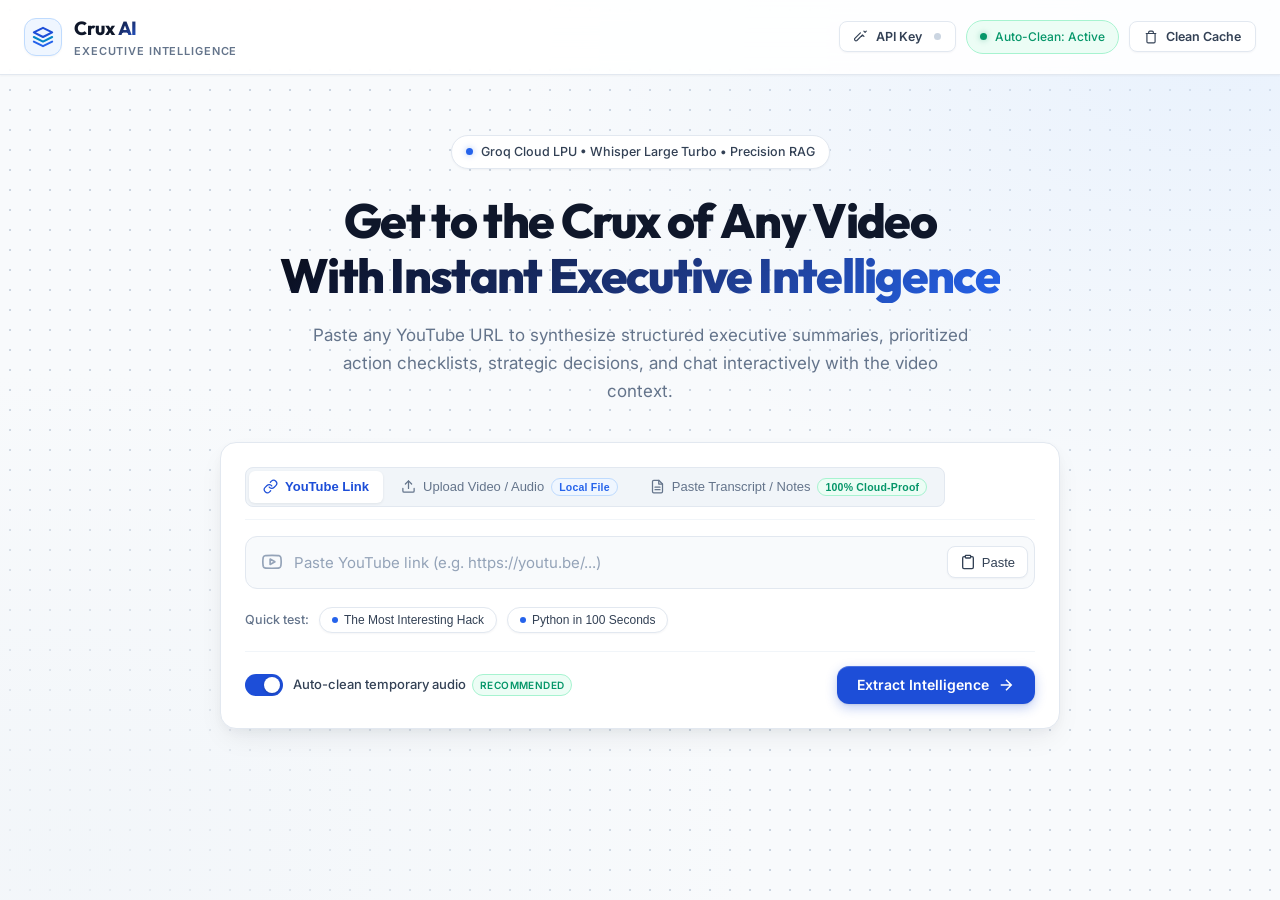
<file: index.html>
<!DOCTYPE html>
<html lang="en">
<head>
    <meta charset="UTF-8">
    <meta name="viewport" content="width=device-width, initial-scale=1.0">
    <title>Crux AI — Executive Video Intelligence & Interactive RAG Chat</title>
    <meta name="description" content="Crux AI transforms any YouTube video into structured executive summaries, actionable task checklists, key decisions, and interactive RAG chat.">
    <!-- Google Fonts -->
    <link rel="preconnect" href="https://fonts.googleapis.com">
    <link rel="preconnect" href="https://fonts.gstatic.com" crossorigin>
    <link href="https://fonts.googleapis.com/css2?family=Inter:wght@300;400;500;600;700&family=JetBrains+Mono:wght@400;500;600&family=Outfit:wght@500;600;700;800&display=swap" rel="stylesheet">
    <link rel="stylesheet" href="/static/css/style.css">
</head>
<body>
    <!-- Modern Atmospheric Canvas Mesh -->
    <div class="canvas-mesh"></div>

    <!-- Navigation Bar -->
    <header class="navbar">
        <div class="nav-container">
            <div class="brand">
                <div class="brand-icon">
                    <svg width="22" height="22" viewBox="0 0 24 24" fill="none" xmlns="http://www.w3.org/2000/svg">
                        <path d="M12 2L2 7L12 12L22 7L12 2Z" stroke="#1d4ed8" stroke-width="2.2" stroke-linecap="round" stroke-linejoin="round"/>
                        <path d="M2 17L12 22L22 17" stroke="#2563eb" stroke-width="2.2" stroke-linecap="round" stroke-linejoin="round"/>
                        <path d="M2 12L12 17L22 12" stroke="#0284c7" stroke-width="2.2" stroke-linecap="round" stroke-linejoin="round"/>
                    </svg>
                </div>
                <div class="brand-text">
                    <span class="brand-title">Crux <span class="gradient-text">AI</span></span>
                    <span class="brand-subtitle">Executive Intelligence</span>
                </div>
            </div>

            <div class="nav-actions">
                <button class="btn btn-secondary btn-sm" id="apiKeyModalBtn" title="Configure your Groq Cloud API Key">
                    <svg width="14" height="14" viewBox="0 0 24 24" fill="none" stroke="currentColor" stroke-width="2" stroke-linecap="round" stroke-linejoin="round">
                        <path d="M21 2l-2 2m-2-2l2 2m-4.5 4.5l-9.5 9.5a2.5 2.5 0 01-3.5-3.5l9.5-9.5m6 6l-2-2m-2 2l2-2"/>
                    </svg>
                    <span id="apiKeyStatusText">API Key</span>
                    <span class="status-indicator-dot" id="apiKeyIndicatorDot"></span>
                </button>
                <div class="badge badge-pulse" id="storageBadge" title="Automated disk cleaning keeps your server lightweight and prevents deployment crashes">
                    <span class="pulse-dot"></span>
                    <span id="storageStatusText">Auto-Clean: Active</span>
                </div>
                <button class="btn btn-secondary btn-sm" id="purgeBtn" title="Manually purge all temporary audio files from server">
                    <svg width="14" height="14" viewBox="0 0 24 24" fill="none" stroke="currentColor" stroke-width="2"><path d="M3 6h18m-2 0v14a2 2 0 01-2 2H7a2 2 0 01-2-2V6m3 0V4a2 2 0 012-2h4a2 2 0 012 2v2"/></svg>
                    Clean Cache
                </button>
            </div>
        </div>
    </header>

    <main class="main-content">
        <!-- Hero Input Section -->
        <section class="hero-section" id="heroSection">
            <div class="hero-badge">
                <span class="badge-status-dot"></span> Groq Cloud LPU &bull; Whisper Large Turbo &bull; Precision RAG
            </div>
            <h1 class="hero-title">
                Get to the Crux of Any Video <br>
                <span class="gradient-text">With Instant Executive Intelligence</span>
            </h1>
            <p class="hero-desc">
                Paste any YouTube URL to synthesize structured executive summaries, prioritized action checklists, strategic decisions, and chat interactively with the video context.
            </p>

            <!-- URL / Transcript / Upload Input Card -->
            <div class="glass-card input-card">
                <!-- Mode Switcher -->
                <div class="input-card-header">
                    <div class="input-mode-tabs" role="tablist">
                        <button type="button" class="input-mode-tab active" id="tabModeUrl" role="tab" aria-selected="true">
                            <svg width="15" height="15" viewBox="0 0 24 24" fill="none" stroke="currentColor" stroke-width="2" stroke-linecap="round" stroke-linejoin="round">
                                <path d="M10 13a5 5 0 0 0 7.54.54l3-3a5 5 0 0 0-7.07-7.07l-1.72 1.71"/>
                                <path d="M14 11a5 5 0 0 0-7.54-.54l-3 3a5 5 0 0 0 7.07 7.07l1.71-1.71"/>
                            </svg>
                            <span>YouTube Link</span>
                        </button>
                        <button type="button" class="input-mode-tab" id="tabModeUpload" role="tab" aria-selected="false">
                            <svg width="15" height="15" viewBox="0 0 24 24" fill="none" stroke="currentColor" stroke-width="2" stroke-linecap="round" stroke-linejoin="round">
                                <path d="M21 15v4a2 2 0 0 1-2 2H5a2 2 0 0 1-2-2v-4"/>
                                <polyline points="17 8 12 3 7 8"/>
                                <line x1="12" y1="3" x2="12" y2="15"/>
                            </svg>
                            <span>Upload Video / Audio</span>
                            <span class="badge-proof badge-upload">Local File</span>
                        </button>
                        <button type="button" class="input-mode-tab" id="tabModeTranscript" role="tab" aria-selected="false">
                            <svg width="15" height="15" viewBox="0 0 24 24" fill="none" stroke="currentColor" stroke-width="2" stroke-linecap="round" stroke-linejoin="round">
                                <path d="M14 2H6a2 2 0 0 0-2 2v16a2 2 0 0 0 2 2h12a2 2 0 0 0 2-2V8z"/>
                                <polyline points="14 2 14 8 20 8"/>
                                <line x1="16" y1="13" x2="8" y2="13"/>
                                <line x1="16" y1="17" x2="8" y2="17"/>
                            </svg>
                            <span>Paste Transcript / Notes</span>
                            <span class="badge-proof">100% Cloud-Proof</span>
                        </button>
                    </div>
                </div>

                <!-- Cloud Block Recovery Alert -->
                <div class="cloud-block-alert hidden" id="cloudBlockAlert">
                    <div class="alert-icon-box">
                        <svg width="20" height="20" viewBox="0 0 24 24" fill="none" stroke="#d97706" stroke-width="2"><path d="M10.29 3.86L1.82 18a2 2 0 0 0 1.71 3h16.94a2 2 0 0 0 1.71-3L13.71 3.86a2 2 0 0 0-3.42 0z"/><line x1="12" y1="9" x2="12" y2="13"/><line x1="12" y1="17" x2="12.01" y2="17"/></svg>
                    </div>
                    <div class="alert-content">
                        <div class="alert-title">YouTube Cloud IP Restriction Detected</div>
                        <div class="alert-desc">
                            YouTube is restricting automated cloud scraping for this video on the server. You can analyze it immediately:
                        </div>
                        <div class="alert-steps">
                            <span>1. Open the video on YouTube</span>
                            <span>2. Click <strong>&quot;... More&quot; &rarr; &quot;Show transcript&quot;</strong></span>
                            <span>3. Copy and paste it here, or upload your downloaded file directly</span>
                        </div>
                        <div class="alert-actions">
                            <button type="button" class="btn btn-secondary btn-sm" id="btnSwitchToTranscript">
                                Switch to Paste Transcript &rarr;
                            </button>
                            <button type="button" class="btn btn-secondary btn-sm" id="btnSwitchToUpload">
                                Upload Local File &rarr;
                            </button>
                        </div>
                    </div>
                </div>

                <form id="processForm" class="input-form">
                    <!-- Mode 1: YouTube URL View -->
                    <div class="mode-view" id="modeUrlView">
                        <div class="input-wrapper">
                            <div class="input-icon">
                                <svg width="20" height="20" viewBox="0 0 24 24" fill="none" stroke="currentColor" stroke-width="2" stroke-linecap="round" stroke-linejoin="round">
                                    <path d="M22.54 6.42a2.78 2.78 0 0 0-1.94-2C18.88 4 12 4 12 4s-6.88 0-8.6.46a2.78 2.78 0 0 0-1.94 2A29 29 0 0 0 1 11.75a29 29 0 0 0 .46 5.33A2.78 2.78 0 0 0 3.4 19c1.72.46 8.6.46 8.6.46s6.88 0 8.6-.46a2.78 2.78 0 0 0 1.94-2 29 29 0 0 0 .46-5.25 29 29 0 0 0-.46-5.33z"/>
                                    <polygon points="9.75 15.02 15.5 11.75 9.75 8.48 9.75 15.02"/>
                                </svg>
                            </div>
                            <input 
                                type="url" 
                                id="videoUrl" 
                                placeholder="Paste YouTube link (e.g. https://youtu.be/...)" 
                                autocomplete="off"
                                spellcheck="false"
                            >
                            <button type="button" class="btn-paste" id="pasteBtn" title="Paste from clipboard">
                                <svg width="16" height="16" viewBox="0 0 24 24" fill="none" stroke="currentColor" stroke-width="2"><path d="M16 4h2a2 2 0 0 1 2 2v14a2 2 0 0 1-2 2H6a2 2 0 0 1-2-2V6a2 2 0 0 1 2-2h2"/><rect x="8" y="2" width="8" height="4" rx="1" ry="1"/></svg>
                                <span>Paste</span>
                            </button>
                        </div>

                        <!-- Quick Samples -->
                        <div class="samples-row">
                            <span class="samples-label">Quick test:</span>
                            <button type="button" class="sample-chip" data-url="https://youtu.be/KOpTWx1Eou4?si=NI-F8lBlC5kE_haK">
                                <span class="chip-dot"></span> The Most Interesting Hack
                            </button>
                            <button type="button" class="sample-chip" data-url="https://www.youtube.com/watch?v=kqtD5dpn9C8">
                                <span class="chip-dot"></span> Python in 100 Seconds
                            </button>
                        </div>
                    </div>

                    <!-- Mode 2: Upload Local Video / Audio View -->
                    <div class="mode-view hidden" id="modeUploadView">
                        <div class="input-wrapper title-input-wrapper">
                            <input 
                                type="text" 
                                id="uploadCustomTitle" 
                                placeholder="Custom Video Title or Meeting Topic (optional)" 
                                autocomplete="off"
                                spellcheck="false"
                            >
                        </div>
                        <div class="dropzone-box" id="dropzoneBox" tabindex="0" role="button" aria-label="Upload video or audio file">
                            <input 
                                type="file" 
                                id="localFileInput" 
                                accept=".mp4,.mkv,.mov,.webm,.avi,.wmv,.m4v,.mp3,.wav,.m4a,.ogg,.flac,.aac,video/*,audio/*"
                                class="hidden-file-input"
                            >
                            
                            <!-- Empty State -->
                            <div class="dropzone-empty-state" id="dropzoneEmptyState">
                                <div class="upload-icon-circle">
                                    <svg width="26" height="26" viewBox="0 0 24 24" fill="none" stroke="currentColor" stroke-width="2" stroke-linecap="round" stroke-linejoin="round">
                                        <path d="M21 15v4a2 2 0 0 1-2 2H5a2 2 0 0 1-2-2v-4"/>
                                        <polyline points="17 8 12 3 7 8"/>
                                        <line x1="12" y1="3" x2="12" y2="15"/>
                                    </svg>
                                </div>
                                <div class="dropzone-title">
                                    <strong>Drop your video or audio here</strong>, or <span class="browse-link">browse files</span>
                                </div>
                                <div class="dropzone-sub">
                                    Fast local upload • Zero YouTube rate-limits • Whisper LPU pipeline
                                </div>
                                <div class="format-chips">
                                    <span class="format-chip">MP4</span>
                                    <span class="format-chip">MOV</span>
                                    <span class="format-chip">MKV</span>
                                    <span class="format-chip">WebM</span>
                                    <span class="format-chip">MP3</span>
                                    <span class="format-chip">WAV</span>
                                    <span class="format-chip">M4A</span>
                                </div>
                            </div>

                            <!-- Selected File State -->
                            <div class="selected-file-card hidden" id="selectedFileCard">
                                <div class="file-icon-box" id="selectedFileIconBox">
                                    <svg width="22" height="22" viewBox="0 0 24 24" fill="none" stroke="currentColor" stroke-width="2" stroke-linecap="round" stroke-linejoin="round">
                                        <polygon points="23 7 16 12 23 17 23 7"/>
                                        <rect x="1" y="5" width="15" height="14" rx="2" ry="2"/>
                                    </svg>
                                </div>
                                <div class="file-info-col">
                                    <div class="file-name" id="selectedFileName">video.mp4</div>
                                    <div class="file-meta">
                                        <span id="selectedFileSize">0 MB</span>
                                        <span class="meta-dot">•</span>
                                        <span class="file-ready-tag">Ready to Process</span>
                                    </div>
                                </div>
                                <button type="button" class="btn-remove-file" id="removeSelectedFileBtn" title="Remove file">
                                    <svg width="15" height="15" viewBox="0 0 24 24" fill="none" stroke="currentColor" stroke-width="2" stroke-linecap="round" stroke-linejoin="round">
                                        <line x1="18" y1="6" x2="6" y2="18"/>
                                        <line x1="6" y1="6" x2="18" y2="18"/>
                                    </svg>
                                </button>
                            </div>
                        </div>
                    </div>

                    <!-- Mode 3: Direct Transcript / Notes View -->
                    <div class="mode-view hidden" id="modeTranscriptView">
                        <div class="input-wrapper title-input-wrapper">
                            <input 
                                type="text" 
                                id="transcriptTitle" 
                                placeholder="Topic, Video Title, or Meeting Subject (optional)" 
                                autocomplete="off"
                                spellcheck="false"
                            >
                        </div>
                        <div class="transcript-box-wrapper">
                            <div class="transcript-toolbar">
                                <span class="toolbar-hint">
                                    <svg width="14" height="14" viewBox="0 0 24 24" fill="none" stroke="currentColor" stroke-width="2"><circle cx="12" cy="12" r="10"/><line x1="12" y1="16" x2="12" y2="12"/><line x1="12" y1="8" x2="12.01" y2="8"/></svg>
                                    Tip: On YouTube, click <strong>&quot;... More&quot; &rarr; &quot;Show transcript&quot;</strong>, copy and paste here
                                </span>
                                <button type="button" class="btn-paste-sm" id="pasteTranscriptBtn" title="Paste text from clipboard">
                                    <svg width="13" height="13" viewBox="0 0 24 24" fill="none" stroke="currentColor" stroke-width="2"><path d="M16 4h2a2 2 0 0 1 2 2v14a2 2 0 0 1-2 2H6a2 2 0 0 1-2-2V6a2 2 0 0 1 2-2h2"/><rect x="8" y="2" width="8" height="4" rx="1" ry="1"/></svg>
                                    <span>Paste Text</span>
                                </button>
                            </div>
                            <textarea 
                                id="directTranscriptInput" 
                                class="transcript-textarea" 
                                placeholder="Paste YouTube transcript, Zoom notes, podcast transcription, or meeting minutes here..." 
                                rows="6"
                                spellcheck="false"
                            ></textarea>
                            <div class="transcript-footer">
                                <span class="char-count" id="charCount">0 characters</span>
                            </div>
                        </div>
                    </div>

                    <div class="form-footer">
                        <div class="toggle-group" id="autoCleanupGroup" title="Deletes temporary audio chunks right after transcription to prevent disk full issues on cloud deployments">
                            <label class="switch">
                                <input type="checkbox" id="autoCleanup" checked>
                                <span class="slider round"></span>
                            </label>
                            <span class="toggle-label">
                                Auto-clean temporary audio 
                                <span class="info-pill" title="Recommended for cloud deployment. Saves hundreds of MB per video by freeing disk space immediately after Whisper transcribes.">Recommended</span>
                            </span>
                        </div>

                        <button type="submit" class="btn btn-primary" id="submitBtn">
                            <span class="btn-text" id="submitBtnText">Extract Intelligence</span>
                            <svg width="18" height="18" viewBox="0 0 24 24" fill="none" stroke="currentColor" stroke-width="2"><path d="M5 12h14M12 5l7 7-7 7"/></svg>
                        </button>
                    </div>
                </form>
            </div>
        </section>

        <!-- Live Processing Stepper View -->
        <section class="progress-section hidden" id="progressSection">
            <div class="glass-card progress-card">
                <div class="progress-header">
                    <div class="spinner-ring"></div>
                    <div>
                        <h2 class="progress-title" id="progressStepTitle">Processing Audio Pipeline...</h2>
                        <p class="progress-desc" id="progressStepDesc">Downloading YouTube audio and solving challenge tokens</p>
                    </div>
                </div>

                <div class="stepper">
                    <div class="step active" id="step1">
                        <div class="step-num">1</div>
                        <div class="step-info">
                            <span class="step-name">Download</span>
                            <span class="step-status">In Progress</span>
                        </div>
                    </div>
                    <div class="step-line" id="line1"></div>
                    <div class="step" id="step2">
                        <div class="step-num">2</div>
                        <div class="step-info">
                            <span class="step-name">Chunking</span>
                            <span class="step-status">Waiting</span>
                        </div>
                    </div>
                    <div class="step-line" id="line2"></div>
                    <div class="step" id="step3">
                        <div class="step-num">3</div>
                        <div class="step-info">
                            <span class="step-name">Whisper STT</span>
                            <span class="step-status">Waiting</span>
                        </div>
                    </div>
                    <div class="step-line" id="line3"></div>
                    <div class="step" id="step4">
                        <div class="step-num">4</div>
                        <div class="step-info">
                            <span class="step-name">AI Synthesis</span>
                            <span class="step-status">Waiting</span>
                        </div>
                    </div>
                    <div class="step-line" id="line4"></div>
                    <div class="step" id="step5">
                        <div class="step-num">5</div>
                        <div class="step-info">
                            <span class="step-name">RAG Knowledge</span>
                            <span class="step-status">Waiting</span>
                        </div>
                    </div>
                </div>
                <div class="progress-footer-note">
                    <span>⚡ Hardware-accelerated with Groq Whisper LPU &amp; unified single-pass synthesis. Processing finishes in 5–8 seconds.</span>
                </div>
            </div>
        </section>

        <!-- Executive Dashboard (Results View) -->
        <section class="dashboard-section hidden" id="dashboardSection">
            <!-- Header Bar -->
            <div class="glass-card video-meta-card">
                <div class="meta-main">
                    <div class="meta-tag">AI ANALYSIS READY</div>
                    <h2 class="video-title" id="displayTitle">Video Title</h2>
                    <div class="meta-stats">
                        <span class="stat-item"><svg width="14" height="14" viewBox="0 0 24 24" fill="none" stroke="currentColor" stroke-width="2"><path d="M12 2v20M17 5H9.5a3.5 3.5 0 0 0 0 7h5a3.5 3.5 0 0 1 0 7H6"/></svg> <span id="statWords">0</span> words</span>
                        <span class="stat-dot">•</span>
                        <span class="stat-item"><svg width="14" height="14" viewBox="0 0 24 24" fill="none" stroke="currentColor" stroke-width="2"><circle cx="12" cy="12" r="10"/><polyline points="12 6 12 12 16 14"/></svg> Processed in <span id="statTime">0</span>s</span>
                        <span class="stat-dot">•</span>
                        <span class="stat-item"><svg width="14" height="14" viewBox="0 0 24 24" fill="none" stroke="currentColor" stroke-width="2"><rect x="3" y="3" width="18" height="18" rx="2"/><path d="M3 9h18M9 21V9"/></svg> <span id="statChunks">0</span> audio segments</span>
                        <span class="stat-dot">•</span>
                        <span class="stat-item disk-cleaned" id="diskCleanedStat"><svg width="14" height="14" viewBox="0 0 24 24" fill="none" stroke="currentColor" stroke-width="2"><path d="M20 6L9 17l-5-5"/></svg> Audio Auto-Cleaned</span>
                    </div>
                </div>
                <div class="meta-actions">
                    <button class="btn btn-secondary btn-sm" id="copyAllBtn">
                        <svg width="14" height="14" viewBox="0 0 24 24" fill="none" stroke="currentColor" stroke-width="2"><rect x="9" y="9" width="13" height="13" rx="2" ry="2"/><path d="M5 15H4a2 2 0 0 1-2-2V4a2 2 0 0 1 2-2h9a2 2 0 0 1 2 2v1"/></svg>
                        Copy Report
                    </button>
                    <button class="btn btn-primary btn-sm" id="newVideoBtn">
                        <svg width="14" height="14" viewBox="0 0 24 24" fill="none" stroke="currentColor" stroke-width="2"><path d="M12 5v14M5 12h14"/></svg>
                        New Video
                    </button>
                </div>
            </div>

            <!-- Two Column Layout: Tabs & RAG Chat -->
            <div class="workspace-grid">
                <!-- Left: Intel Tabs -->
                <div class="intel-column">
                    <!-- Tab Navigation -->
                    <div class="tab-nav">
                        <button class="tab-btn active" data-tab="tabSummary">
                            <span class="tab-icon">📝</span>
                            <span>Summary</span>
                        </button>
                        <button class="tab-btn" data-tab="tabAction">
                            <span class="tab-icon">⚡</span>
                            <span>Action Items</span>
                            <span class="tab-pill" id="actionPill">0</span>
                        </button>
                        <button class="tab-btn" data-tab="tabDecisions">
                            <span class="tab-icon">⚖️</span>
                            <span>Decisions</span>
                        </button>
                        <button class="tab-btn" data-tab="tabQuestions">
                            <span class="tab-icon">❓</span>
                            <span>Questions</span>
                        </button>
                        <button class="tab-btn" data-tab="tabTranscript">
                            <span class="tab-icon">📜</span>
                            <span>Transcript</span>
                        </button>
                    </div>

                    <!-- Tab Content Panels -->
                    <div class="glass-card tab-content-card">
                        <!-- Summary Panel -->
                        <div class="tab-panel active" id="tabSummary">
                            <div class="panel-header">
                                <h3 class="panel-title">Executive Summary</h3>
                                <button class="btn-icon" data-copy="summaryContent" title="Copy summary">
                                    <svg width="14" height="14" viewBox="0 0 24 24" fill="none" stroke="currentColor" stroke-width="2"><rect x="9" y="9" width="13" height="13" rx="2" ry="2"/><path d="M5 15H4a2 2 0 0 1-2-2V4a2 2 0 0 1 2-2h9a2 2 0 0 1 2 2v1"/></svg>
                                </button>
                            </div>
                            <div class="markdown-body" id="summaryContent"></div>
                        </div>

                        <!-- Action Items Panel -->
                        <div class="tab-panel" id="tabAction">
                            <div class="panel-header">
                                <div>
                                    <h3 class="panel-title">Actionable Items &amp; Tasks</h3>
                                    <p class="panel-sub">Tasks, deadlines, and responsibilities extracted from the discussion</p>
                                </div>
                                <button class="btn-icon" data-copy="actionContent" title="Copy actions">
                                    <svg width="14" height="14" viewBox="0 0 24 24" fill="none" stroke="currentColor" stroke-width="2"><rect x="9" y="9" width="13" height="13" rx="2" ry="2"/><path d="M5 15H4a2 2 0 0 1-2-2V4a2 2 0 0 1 2-2h9a2 2 0 0 1 2 2v1"/></svg>
                                </button>
                            </div>
                            <div class="markdown-body" id="actionContent"></div>
                        </div>

                        <!-- Decisions Panel -->
                        <div class="tab-panel" id="tabDecisions">
                            <div class="panel-header">
                                <div>
                                    <h3 class="panel-title">Decisions &amp; Strategic Rationale</h3>
                                    <p class="panel-sub">Critical choices made in the content along with their reasoning</p>
                                </div>
                                <button class="btn-icon" data-copy="decisionsContent" title="Copy decisions">
                                    <svg width="14" height="14" viewBox="0 0 24 24" fill="none" stroke="currentColor" stroke-width="2"><rect x="9" y="9" width="13" height="13" rx="2" ry="2"/><path d="M5 15H4a2 2 0 0 1-2-2V4a2 2 0 0 1 2-2h9a2 2 0 0 1 2 2v1"/></svg>
                                </button>
                            </div>
                            <div class="markdown-body" id="decisionsContent"></div>
                        </div>

                        <!-- Questions Panel -->
                        <div class="tab-panel" id="tabQuestions">
                            <div class="panel-header">
                                <div>
                                    <h3 class="panel-title">Key Questions &amp; Takeaways</h3>
                                    <p class="panel-sub">Important questions addressed during the video</p>
                                </div>
                                <button class="btn-icon" data-copy="questionsContent" title="Copy questions">
                                    <svg width="14" height="14" viewBox="0 0 24 24" fill="none" stroke="currentColor" stroke-width="2"><rect x="9" y="9" width="13" height="13" rx="2" ry="2"/><path d="M5 15H4a2 2 0 0 1-2-2V4a2 2 0 0 1 2-2h9a2 2 0 0 1 2 2v1"/></svg>
                                </button>
                            </div>
                            <div class="markdown-body" id="questionsContent"></div>
                        </div>

                        <!-- Transcript Panel -->
                        <div class="tab-panel" id="tabTranscript">
                            <div class="panel-header">
                                <h3 class="panel-title">Full Speech-to-Text Transcript</h3>
                                <button class="btn-icon" data-copy="transcriptContent" title="Copy transcript">
                                    <svg width="14" height="14" viewBox="0 0 24 24" fill="none" stroke="currentColor" stroke-width="2"><rect x="9" y="9" width="13" height="13" rx="2" ry="2"/><path d="M5 15H4a2 2 0 0 1-2-2V4a2 2 0 0 1 2-2h9a2 2 0 0 1 2 2v1"/></svg>
                                </button>
                            </div>
                            <div class="transcript-box" id="transcriptContent"></div>
                        </div>
                    </div>
                </div>

                <!-- Right: Interactive RAG Chat -->
                <div class="chat-column">
                    <div class="glass-card chat-card">
                        <div class="chat-header">
                            <div class="chat-header-info">
                                <div class="chat-avatar">
                                    <svg width="18" height="18" viewBox="0 0 24 24" fill="none" stroke="currentColor" stroke-width="2"><circle cx="12" cy="12" r="10"/><path d="M9.09 9a3 3 0 0 1 5.83 1c0 2-3 3-3 3"/><line x1="12" y1="17" x2="12.01" y2="17"/></svg>
                                </div>
                                <div>
                                    <h3 class="chat-title">Ask Crux AI</h3>
                                    <p class="chat-subtitle">Grounded in the video context via RAG</p>
                                </div>
                            </div>
                            <button class="btn-clear-chat" id="clearChatBtn" title="Clear chat history">Clear</button>
                        </div>

                        <!-- Chat Messages Container -->
                        <div class="chat-messages" id="chatMessages">
                            <div class="chat-msg ai-msg">
                                <div class="msg-avatar">AI</div>
                                <div class="msg-bubble">
                                    <p>Hello! I am Crux AI. I have analyzed the entire video transcript and indexed it in high-precision semantic vector space. Ask me anything about the video:</p>
                                    <div class="quick-prompts">
                                        <button class="prompt-chip" data-prompt="What are the key takeaways from this video?">Key Takeaways</button>
                                        <button class="prompt-chip" data-prompt="What were the main decisions made and why?">Decisions &amp; Rationale</button>
                                        <button class="prompt-chip" data-prompt="List all actionable tasks and deadlines">Action Items</button>
                                        <button class="prompt-chip" data-prompt="How do I get started with the tools discussed?">How to Get Started</button>
                                    </div>
                                </div>
                            </div>
                        </div>

                        <!-- Chat Input Box -->
                        <form id="chatForm" class="chat-input-bar">
                            <input 
                                type="text" 
                                id="chatInput" 
                                placeholder="Ask a question about the video..." 
                                autocomplete="off"
                            >
                            <button type="submit" class="btn-chat-send" id="chatSendBtn" title="Send question">
                                <svg width="18" height="18" viewBox="0 0 24 24" fill="none" stroke="currentColor" stroke-width="2" stroke-linecap="round" stroke-linejoin="round">
                                    <line x1="22" y1="2" x2="11" y2="13"/>
                                    <polygon points="22 2 15 22 11 13 2 9 22 2"/>
                                </svg>
                            </button>
                        </form>
                    </div>
                </div>
            </div>
        </section>
    </main>

    <!-- API Key Settings Modal -->
    <div class="modal-backdrop hidden" id="apiKeyModal">
        <div class="glass-card modal-card">
            <div class="modal-header">
                <div class="modal-title-group">
                    <div class="modal-icon">
                        <svg width="20" height="20" viewBox="0 0 24 24" fill="none" stroke="currentColor" stroke-width="2"><path d="M21 2l-2 2m-2-2l2 2m-4.5 4.5l-9.5 9.5a2.5 2.5 0 01-3.5-3.5l9.5-9.5m6 6l-2-2m-2 2l2-2"/></svg>
                    </div>
                    <div>
                        <h3 class="modal-title">Groq Cloud API Key</h3>
                        <p class="modal-desc">Bring your own key for ultra-fast Whisper LPU transcriptions &amp; models.</p>
                    </div>
                </div>
                <button class="modal-close-btn" id="closeApiKeyModalBtn" aria-label="Close modal">&times;</button>
            </div>
            
            <div class="modal-body">
                <div class="input-label-row">
                    <label for="apiKeyInput" class="form-label">Groq API Key</label>
                    <a href="https://console.groq.com/keys" target="_blank" rel="noopener noreferrer" class="link-external">
                        Get free Groq key &nearr;
                    </a>
                </div>
                <div class="key-input-wrapper">
                    <input 
                        type="password" 
                        id="apiKeyInput" 
                        class="text-input" 
                        placeholder="gsk_..." 
                        autocomplete="off" 
                        spellcheck="false"
                    >
                    <button type="button" class="btn-toggle-eye" id="toggleKeyVisibilityBtn" title="Show / Hide Key">
                        <svg id="eyeIcon" width="16" height="16" viewBox="0 0 24 24" fill="none" stroke="currentColor" stroke-width="2"><path d="M1 12s4-8 11-8 11 8 11 8-4 8-11 8-11-8-11-8z"/><circle cx="12" cy="12" r="3"/></svg>
                    </button>
                </div>
                
                <div class="key-notice">
                    <span class="notice-icon">🔒</span>
                    <p>Stored locally in your browser and sent with your requests. If omitted, Crux AI will fall back to the server's default <code>.env</code> key.</p>
                </div>
                
                <div class="key-validation-status hidden" id="keyValidationStatus"></div>
            </div>

            <div class="modal-footer">
                <button type="button" class="btn btn-secondary btn-sm" id="clearApiKeyBtn">Clear Key</button>
                <div class="footer-actions-right">
                    <button type="button" class="btn btn-secondary btn-sm" id="verifyApiKeyBtn">Test &amp; Verify</button>
                    <button type="button" class="btn btn-primary btn-sm" id="saveApiKeyBtn">Save Key</button>
                </div>
            </div>
        </div>
    </div>

    <!-- Toast Notification Container -->
    <div class="toast-container" id="toastContainer"></div>

    <script src="/static/js/app.js"></script>
</body>
</html>
</file>
<file: static/css/style.css>
/* ==========================================================================
   Crux AI — Modern Light Studio Theme & Design System
   Aesthetic: Swiss Architectural Precision, Clean Contrast & Tactile Surfaces
   ========================================================================== */

:root {
    /* Base Surfaces */
    --bg-base: #f8fafc;
    --bg-surface: #ffffff;
    --bg-card: #ffffff;
    --bg-card-subtle: #f8fafc;
    --bg-card-hover: #ffffff;
    --bg-card-border: #e2e8f0;
    --bg-card-border-hover: #cbd5e1;

    /* Text Hierarchy */
    --text-main: #0f172a;        /* Deep obsidian slate */
    --text-secondary: #334155;   /* Charcoal body */
    --text-muted: #64748b;       /* Cool slate secondary */
    --text-dim: #94a3b8;         /* Subdued metadata */
    --text-highlight: #1d4ed8;   /* Precision cobalt */

    /* Accent & Brand */
    --primary: #1d4ed8;          /* Studio Cobalt */
    --primary-light: #2563eb;
    --primary-dark: #1e40af;
    --primary-tint: #eff6ff;
    --primary-border: #bfdbfe;

    /* Status Colors */
    --emerald: #059669;
    --emerald-bg: #ecfdf5;
    --emerald-border: #a7f3d0;
    --rose: #e11d48;
    --rose-bg: #fff1f2;
    --rose-border: #fecdd3;
    --amber: #d97706;
    --amber-bg: #fffbeb;
    --amber-border: #fde68a;

    /* Architectural Elements */
    --border-subtle: #f1f5f9;
    --border-light: #e2e8f0;
    --border-medium: #cbd5e1;

    /* Gradients */
    --primary-grad: linear-gradient(135deg, #1d4ed8 0%, #2563eb 100%);
    --heading-grad: linear-gradient(135deg, #090d1a 0%, #1e3a8a 60%, #2563eb 100%);

    /* Shadows */
    --shadow-xs: 0 1px 2px rgba(15, 23, 42, 0.04);
    --shadow-sm: 0 1px 3px rgba(15, 23, 42, 0.06), 0 1px 2px rgba(15, 23, 42, 0.04);
    --shadow-md: 0 4px 12px -2px rgba(15, 23, 42, 0.06), 0 2px 6px -1px rgba(15, 23, 42, 0.04);
    --shadow-lg: 0 12px 28px -6px rgba(15, 23, 42, 0.08), 0 4px 12px -2px rgba(15, 23, 42, 0.04);
    --shadow-xl: 0 24px 50px -12px rgba(15, 23, 42, 0.14), 0 8px 16px -4px rgba(15, 23, 42, 0.06);

    /* Radii */
    --radius-sm: 8px;
    --radius-md: 12px;
    --radius-lg: 16px;
    --radius-xl: 22px;
    --radius-full: 9999px;

    /* Font Stacks */
    --font-heading: 'Outfit', -apple-system, BlinkMacSystemFont, sans-serif;
    --font-body: 'Inter', -apple-system, BlinkMacSystemFont, sans-serif;
    --font-mono: 'JetBrains Mono', monospace;
}

/* Base Reset */
*, *::before, *::after {
    margin: 0;
    padding: 0;
    box-sizing: border-box;
}

body {
    background-color: var(--bg-base);
    background-image: 
        radial-gradient(at 95% 5%, rgba(219, 234, 254, 0.5) 0px, transparent 40%),
        radial-gradient(at 5% 95%, rgba(241, 245, 249, 0.8) 0px, transparent 40%),
        radial-gradient(circle, #cbd5e1 0.75px, transparent 0.75px);
    background-size: 100% 100%, 100% 100%, 20px 20px;
    background-attachment: fixed;
    color: var(--text-main);
    font-family: var(--font-body);
    font-size: 15px;
    line-height: 1.6;
    overflow-x: hidden;
    min-height: 100vh;
    position: relative;
    -webkit-font-smoothing: antialiased;
}

/* Utility Helpers */
.hidden { display: none !important; }

.gradient-text {
    background: var(--heading-grad);
    -webkit-background-clip: text;
    -webkit-text-fill-color: transparent;
    display: inline-block;
}

/* Surface Card */
.glass-card {
    background: var(--bg-card);
    border: 1px solid var(--border-light);
    border-radius: var(--radius-lg);
    box-shadow: var(--shadow-sm);
    transition: border-color 0.25s ease, box-shadow 0.25s ease, transform 0.25s ease;
}

/* ==========================================================================
   Navigation Bar
   ========================================================================== */
.navbar {
    position: sticky;
    top: 0;
    z-index: 100;
    background: rgba(255, 255, 255, 0.9);
    backdrop-filter: blur(16px);
    -webkit-backdrop-filter: blur(16px);
    border-bottom: 1px solid var(--border-light);
    box-shadow: var(--shadow-xs);
}

.nav-container {
    max-width: 1380px;
    margin: 0 auto;
    padding: 13px 24px;
    display: flex;
    align-items: center;
    justify-content: space-between;
}

.brand {
    display: flex;
    align-items: center;
    gap: 12px;
    text-decoration: none;
    color: inherit;
}

.brand-icon {
    width: 38px;
    height: 38px;
    border-radius: var(--radius-md);
    background: var(--primary-tint);
    border: 1px solid var(--primary-border);
    display: flex;
    align-items: center;
    justify-content: center;
    box-shadow: var(--shadow-xs);
}

.brand-text {
    display: flex;
    flex-direction: column;
}

.brand-title {
    font-family: var(--font-heading);
    font-size: 19px;
    font-weight: 750;
    letter-spacing: -0.025em;
    color: var(--text-main);
}

.brand-subtitle {
    font-size: 11px;
    color: var(--text-muted);
    text-transform: uppercase;
    letter-spacing: 0.08em;
    font-weight: 600;
}

.nav-actions {
    display: flex;
    align-items: center;
    gap: 10px;
}

/* Badges */
.badge {
    display: inline-flex;
    align-items: center;
    gap: 8px;
    padding: 6px 13px;
    border-radius: var(--radius-full);
    font-size: 12px;
    font-weight: 500;
}

.badge-pulse {
    background: var(--emerald-bg);
    color: var(--emerald);
    border: 1px solid var(--emerald-border);
}

.pulse-dot {
    width: 7px;
    height: 7px;
    border-radius: 50%;
    background-color: var(--emerald);
    box-shadow: 0 0 6px rgba(5, 150, 105, 0.4);
    animation: pulseGlow 2s infinite;
}

@keyframes pulseGlow {
    0% { transform: scale(0.9); opacity: 0.8; }
    50% { transform: scale(1.3); opacity: 1; }
    100% { transform: scale(0.9); opacity: 0.8; }
}

/* Buttons */
.btn {
    display: inline-flex;
    align-items: center;
    justify-content: center;
    gap: 8px;
    padding: 10px 20px;
    font-family: var(--font-body);
    font-size: 14px;
    font-weight: 600;
    border-radius: var(--radius-md);
    cursor: pointer;
    transition: all 0.2s cubic-bezier(0.4, 0, 0.2, 1);
    border: none;
    outline: none;
}

.btn-sm {
    padding: 7px 14px;
    font-size: 12.5px;
    border-radius: var(--radius-sm);
}

.btn-primary {
    background: var(--primary);
    color: #ffffff;
    box-shadow: inset 0 1px 0 rgba(255, 255, 255, 0.2), 0 1px 2px rgba(0, 0, 0, 0.08), 0 4px 12px rgba(29, 78, 216, 0.28);
}

.btn-primary:hover {
    background: var(--primary-dark);
    transform: translateY(-1px);
    box-shadow: inset 0 1px 0 rgba(255, 255, 255, 0.2), 0 2px 4px rgba(0, 0, 0, 0.08), 0 6px 16px rgba(29, 78, 216, 0.35);
}

.btn-primary:active {
    transform: translateY(0);
}

.btn-secondary {
    background: #ffffff;
    color: var(--text-secondary);
    border: 1px solid var(--border-light);
    box-shadow: var(--shadow-xs);
}

.btn-secondary:hover {
    background: var(--bg-base);
    border-color: var(--border-medium);
    color: var(--text-main);
}

.btn-icon {
    width: 32px;
    height: 32px;
    border-radius: var(--radius-sm);
    background: #ffffff;
    border: 1px solid var(--border-light);
    color: var(--text-muted);
    display: flex;
    align-items: center;
    justify-content: center;
    cursor: pointer;
    transition: all 0.2s;
    box-shadow: var(--shadow-xs);
}

.btn-icon:hover {
    background: var(--primary-tint);
    border-color: var(--primary-border);
    color: var(--primary);
}

/* ==========================================================================
   Main Content Layout
   ========================================================================== */
.main-content {
    max-width: 1380px;
    margin: 0 auto;
    padding: 40px 24px 80px;
    position: relative;
    z-index: 1;
}

/* Hero Section */
.hero-section {
    max-width: 840px;
    margin: 20px auto 48px;
    text-align: center;
}

.hero-badge {
    display: inline-flex;
    align-items: center;
    gap: 8px;
    padding: 6px 14px;
    border-radius: var(--radius-full);
    background: #ffffff;
    border: 1px solid var(--border-light);
    color: var(--text-secondary);
    font-size: 12.5px;
    font-weight: 500;
    margin-bottom: 24px;
    box-shadow: var(--shadow-xs);
}

.badge-status-dot {
    width: 7px;
    height: 7px;
    border-radius: 50%;
    background-color: var(--primary-light);
    box-shadow: 0 0 6px rgba(37, 99, 235, 0.4);
}

.hero-title {
    font-family: var(--font-heading);
    font-size: 48px;
    font-weight: 800;
    line-height: 1.15;
    letter-spacing: -0.035em;
    color: var(--text-main);
    margin-bottom: 18px;
}

.hero-desc {
    color: var(--text-muted);
    font-size: 17px;
    max-width: 660px;
    margin: 0 auto 36px;
    line-height: 1.65;
}

/* Input Card */
.input-card {
    padding: 24px;
    text-align: left;
    background: #ffffff;
    border: 1px solid var(--border-light);
    box-shadow: var(--shadow-lg);
}

.input-wrapper {
    position: relative;
    display: flex;
    align-items: center;
    background: #f8fafc;
    border: 1.5px solid var(--border-light);
    border-radius: var(--radius-md);
    padding: 4px 6px 4px 16px;
    transition: all 0.2s ease;
}

.input-wrapper:focus-within {
    background: #ffffff;
    border-color: var(--primary-light);
    box-shadow: 0 0 0 3px rgba(37, 99, 235, 0.12);
}

.input-icon {
    color: var(--text-dim);
    display: flex;
    align-items: center;
    margin-right: 12px;
}

.input-wrapper input {
    flex: 1;
    background: transparent;
    border: none;
    outline: none;
    color: var(--text-main);
    font-size: 15px;
    font-family: var(--font-body);
    padding: 12px 0;
}

.input-wrapper input::placeholder {
    color: var(--text-dim);
}

.btn-paste {
    background: #ffffff;
    border: 1px solid var(--border-light);
    color: var(--text-secondary);
    padding: 7px 12px;
    border-radius: var(--radius-sm);
    display: flex;
    align-items: center;
    gap: 6px;
    font-size: 13px;
    font-weight: 500;
    cursor: pointer;
    transition: all 0.2s;
    box-shadow: var(--shadow-xs);
}

.btn-paste:hover {
    background: var(--bg-base);
    color: var(--text-main);
    border-color: var(--border-medium);
}

.form-footer {
    display: flex;
    align-items: center;
    justify-content: space-between;
    margin-top: 18px;
    padding-top: 14px;
    border-top: 1px solid var(--border-subtle);
}

/* Toggle Switch */
.toggle-group {
    display: flex;
    align-items: center;
    gap: 10px;
    cursor: pointer;
}

.switch {
    position: relative;
    display: inline-block;
    width: 38px;
    height: 22px;
}

.switch input {
    opacity: 0;
    width: 0;
    height: 0;
}

.slider {
    position: absolute;
    cursor: pointer;
    top: 0; left: 0; right: 0; bottom: 0;
    background-color: #e2e8f0;
    transition: .25s;
    border-radius: 34px;
}

.slider:before {
    position: absolute;
    content: "";
    height: 16px;
    width: 16px;
    left: 3px;
    bottom: 3px;
    background-color: white;
    transition: .25s;
    border-radius: 50%;
    box-shadow: 0 1px 3px rgba(0, 0, 0, 0.2);
}

input:checked + .slider {
    background-color: var(--primary);
}

input:checked + .slider:before {
    transform: translateX(16px);
}

.toggle-label {
    font-size: 13px;
    color: var(--text-secondary);
    display: flex;
    align-items: center;
    gap: 6px;
    font-weight: 500;
}

.info-pill {
    background: var(--emerald-bg);
    color: var(--emerald);
    border: 1px solid var(--emerald-border);
    padding: 2px 7px;
    border-radius: var(--radius-full);
    font-size: 10px;
    font-weight: 600;
    text-transform: uppercase;
    letter-spacing: 0.04em;
}

/* Quick Samples */
.samples-row {
    display: flex;
    align-items: center;
    gap: 10px;
    margin-top: 18px;
    flex-wrap: wrap;
}

.samples-label {
    font-size: 12.5px;
    color: var(--text-muted);
    font-weight: 500;
}

.sample-chip {
    background: #ffffff;
    border: 1px solid var(--border-light);
    color: var(--text-secondary);
    padding: 5px 12px;
    border-radius: var(--radius-full);
    font-size: 12px;
    display: inline-flex;
    align-items: center;
    gap: 6px;
    cursor: pointer;
    transition: all 0.2s;
    box-shadow: var(--shadow-xs);
    font-weight: 500;
}

.sample-chip:hover {
    background: var(--primary-tint);
    border-color: var(--primary-border);
    color: var(--primary);
    transform: translateY(-1px);
}

.chip-dot {
    width: 6px;
    height: 6px;
    border-radius: 50%;
    background-color: var(--primary-light);
}

/* ==========================================================================
   Progress Stepper Section
   ========================================================================== */
.progress-section {
    max-width: 900px;
    margin: 30px auto;
}

.progress-card {
    padding: 32px;
    background: #ffffff;
    border: 1px solid var(--border-light);
    box-shadow: var(--shadow-lg);
}

.progress-header {
    display: flex;
    align-items: center;
    gap: 18px;
    margin-bottom: 30px;
}

.spinner-ring {
    width: 44px;
    height: 44px;
    border: 3.5px solid rgba(29, 78, 216, 0.12);
    border-top-color: var(--primary);
    border-right-color: var(--primary-light);
    border-radius: 50%;
    animation: spinRing 0.85s linear infinite;
    flex-shrink: 0;
}

@keyframes spinRing {
    to { transform: rotate(360deg); }
}

.progress-title {
    font-family: var(--font-heading);
    font-size: 22px;
    font-weight: 750;
    color: var(--text-main);
}

.progress-desc {
    color: var(--text-muted);
    font-size: 14px;
    margin-top: 2px;
}

.stepper {
    display: flex;
    align-items: center;
    justify-content: space-between;
    margin: 25px 0 15px;
    position: relative;
}

.step {
    display: flex;
    flex-direction: column;
    align-items: center;
    gap: 8px;
    z-index: 2;
    min-width: 70px;
}

.step-num {
    width: 34px;
    height: 34px;
    border-radius: 50%;
    background: #f1f5f9;
    border: 1.5px solid var(--border-light);
    color: var(--text-muted);
    display: flex;
    align-items: center;
    justify-content: center;
    font-weight: 700;
    font-size: 13px;
    transition: all 0.25s ease;
}

.step-info {
    text-align: center;
}

.step-name {
    font-size: 12px;
    font-weight: 600;
    display: block;
    color: var(--text-muted);
}

.step-status {
    font-size: 10px;
    color: var(--text-dim);
    text-transform: uppercase;
}

.step-line {
    flex: 1;
    height: 2px;
    background: var(--border-light);
    margin: 0 -10px 24px;
    z-index: 1;
    transition: background 0.3s ease;
}

.step.active .step-num {
    background: var(--primary);
    border-color: var(--primary);
    color: #ffffff;
    box-shadow: 0 0 0 4px rgba(37, 99, 235, 0.16);
    animation: pulseRing 1.5s infinite;
}

.step.active .step-name { color: var(--text-main); font-weight: 700; }
.step.active .step-status { color: var(--primary); font-weight: 600; }

.step.done .step-num {
    background: var(--emerald);
    border-color: var(--emerald);
    color: #ffffff;
}

.step.done .step-name { color: var(--text-main); }
.step.done .step-status { color: var(--emerald); }

.step-line.done {
    background: var(--primary);
}

@keyframes pulseRing {
    0% { box-shadow: 0 0 0 0 rgba(37, 99, 235, 0.5); }
    70% { box-shadow: 0 0 0 8px rgba(37, 99, 235, 0); }
    100% { box-shadow: 0 0 0 0 rgba(37, 99, 235, 0); }
}

.progress-footer-note {
    background: #f8fafc;
    border: 1px solid var(--border-light);
    border-radius: var(--radius-sm);
    padding: 10px 14px;
    font-size: 12.5px;
    color: var(--text-muted);
    margin-top: 15px;
}

/* ==========================================================================
   Dashboard Results View
   ========================================================================== */
.dashboard-section {
    animation: fadeIn 0.35s ease-out;
}

@keyframes fadeIn {
    from { opacity: 0; transform: translateY(10px); }
    to { opacity: 1; transform: translateY(0); }
}

.video-meta-card {
    padding: 24px 28px;
    margin-bottom: 24px;
    display: flex;
    align-items: center;
    justify-content: space-between;
    gap: 20px;
    background: #ffffff;
    border: 1px solid var(--border-light);
    box-shadow: var(--shadow-sm);
}

.meta-tag {
    font-size: 10.5px;
    letter-spacing: 0.08em;
    font-weight: 700;
    color: var(--emerald);
    margin-bottom: 6px;
    text-transform: uppercase;
}

.video-title {
    font-family: var(--font-heading);
    font-size: 26px;
    font-weight: 750;
    line-height: 1.25;
    margin-bottom: 10px;
    letter-spacing: -0.025em;
    color: var(--text-main);
}

.meta-stats {
    display: flex;
    align-items: center;
    gap: 10px;
    color: var(--text-muted);
    font-size: 13px;
    flex-wrap: wrap;
}

.stat-item {
    display: inline-flex;
    align-items: center;
    gap: 6px;
}

.stat-dot { color: var(--text-dim); }

.disk-cleaned {
    color: var(--emerald);
    font-weight: 600;
}

.meta-actions {
    display: flex;
    align-items: center;
    gap: 10px;
    flex-shrink: 0;
}

/* Workspace Two-Column Grid */
.workspace-grid {
    display: grid;
    grid-template-columns: 1.2fr 0.8fr;
    gap: 24px;
    align-items: start;
}

/* Left Column: Intel Tabs */
.tab-nav {
    display: flex;
    gap: 6px;
    margin-bottom: 12px;
    overflow-x: auto;
    padding: 5px;
    background: #f1f5f9;
    border: 1px solid var(--border-light);
    border-radius: var(--radius-md);
}

.tab-btn {
    background: transparent;
    border: none;
    color: var(--text-muted);
    padding: 8px 16px;
    border-radius: var(--radius-sm);
    font-family: var(--font-body);
    font-size: 13px;
    font-weight: 600;
    cursor: pointer;
    display: inline-flex;
    align-items: center;
    gap: 8px;
    transition: all 0.15s ease;
    white-space: nowrap;
}

.tab-btn:hover {
    color: var(--text-main);
}

.tab-btn.active {
    background: #ffffff;
    color: var(--text-main);
    box-shadow: 0 1px 3px rgba(0, 0, 0, 0.08);
}

.tab-pill {
    background: #e0e7ff;
    color: #3730a3;
    font-size: 11px;
    padding: 1px 7px;
    border-radius: var(--radius-full);
    font-weight: 600;
}

.tab-content-card {
    padding: 28px;
    min-height: 580px;
    background: #ffffff;
    border: 1px solid var(--border-light);
    box-shadow: var(--shadow-sm);
}

.tab-panel {
    display: none;
    animation: fadeIn 0.2s ease-out;
}

.tab-panel.active {
    display: block;
}

.panel-header {
    display: flex;
    align-items: flex-start;
    justify-content: space-between;
    margin-bottom: 22px;
    padding-bottom: 16px;
    border-bottom: 1px solid var(--border-subtle);
}

.panel-title {
    font-family: var(--font-heading);
    font-size: 20px;
    font-weight: 750;
    color: var(--text-main);
    letter-spacing: -0.02em;
}

.panel-sub {
    font-size: 13px;
    color: var(--text-muted);
    margin-top: 3px;
}

/* Markdown Formatted Typography */
.markdown-body {
    color: var(--text-secondary);
    font-size: 14.5px;
    line-height: 1.7;
}

.markdown-body h1, .markdown-body h2, .markdown-body h3 {
    color: var(--text-main);
    font-family: var(--font-heading);
    margin: 22px 0 10px;
    font-weight: 750;
    letter-spacing: -0.02em;
}

.markdown-body h2 { font-size: 19px; }
.markdown-body h3 { font-size: 16px; color: var(--primary); }

.markdown-body p { margin-bottom: 14px; }

.markdown-body ul, .markdown-body ol {
    margin: 12px 0 18px 22px;
}

.markdown-body li {
    margin-bottom: 8px;
}

.markdown-body strong {
    color: var(--text-main);
    font-weight: 600;
}

/* Beautiful Styled Tables */
.markdown-body table {
    width: 100%;
    border-collapse: separate;
    border-spacing: 0;
    margin: 20px 0;
    border: 1px solid var(--border-light);
    border-radius: var(--radius-md);
    overflow: hidden;
    font-size: 13.5px;
    box-shadow: var(--shadow-xs);
}

.markdown-body th {
    background: #f8fafc;
    color: var(--text-main);
    font-weight: 600;
    text-align: left;
    padding: 12px 14px;
    border-bottom: 1px solid var(--border-light);
}

.markdown-body td {
    padding: 11px 14px;
    border-bottom: 1px solid var(--border-subtle);
    background: #ffffff;
}

.markdown-body tr:last-child td {
    border-bottom: none;
}

.markdown-body tr:hover td {
    background: #f8fafc;
}

/* Interactive Action Checklist */
.task-item {
    display: flex;
    align-items: flex-start;
    gap: 12px;
    padding: 12px 14px;
    background: #f8fafc;
    border: 1px solid var(--border-light);
    border-radius: var(--radius-sm);
    margin-bottom: 10px;
    transition: all 0.2s;
    cursor: pointer;
}

.task-item:hover {
    background: #ffffff;
    border-color: var(--border-medium);
    box-shadow: var(--shadow-xs);
}

.task-item.completed {
    opacity: 0.6;
    background: #f1f5f9;
}

.task-item.completed .task-text {
    text-decoration: line-through;
    color: var(--text-dim);
}

.task-check {
    margin-top: 3px;
    cursor: pointer;
    accent-color: var(--primary);
    width: 17px;
    height: 17px;
}

.task-content {
    flex: 1;
}

.task-text {
    font-size: 14px;
    color: var(--text-main);
}

.transcript-box {
    background: #f8fafc;
    border: 1px solid var(--border-light);
    border-radius: var(--radius-md);
    padding: 20px;
    max-height: 480px;
    overflow-y: auto;
    font-family: var(--font-body);
    font-size: 14px;
    color: var(--text-secondary);
    line-height: 1.8;
}

/* ==========================================================================
   Right Column: Interactive RAG Chat
   ========================================================================== */
.chat-card {
    height: 640px;
    display: flex;
    flex-direction: column;
    overflow: hidden;
    background: #ffffff;
    border: 1px solid var(--border-light);
    box-shadow: var(--shadow-md);
}

.chat-header {
    padding: 16px 20px;
    border-bottom: 1px solid var(--border-subtle);
    display: flex;
    align-items: center;
    justify-content: space-between;
    background: #ffffff;
}

.chat-header-info {
    display: flex;
    align-items: center;
    gap: 12px;
}

.chat-avatar {
    width: 36px;
    height: 36px;
    border-radius: 50%;
    background: var(--primary-grad);
    display: flex;
    align-items: center;
    justify-content: center;
    color: #ffffff;
    box-shadow: var(--shadow-xs);
}

.chat-title {
    font-family: var(--font-heading);
    font-size: 16px;
    font-weight: 750;
    color: var(--text-main);
}

.chat-subtitle {
    font-size: 11.5px;
    color: var(--text-muted);
}

.btn-clear-chat {
    background: transparent;
    border: none;
    color: var(--text-dim);
    font-size: 12px;
    cursor: pointer;
    padding: 4px 8px;
    border-radius: var(--radius-sm);
    transition: color 0.2s;
}

.btn-clear-chat:hover {
    color: var(--rose);
}

.chat-messages {
    flex: 1;
    overflow-y: auto;
    padding: 20px;
    display: flex;
    flex-direction: column;
    gap: 16px;
    background: #fafafa;
}

.chat-msg {
    display: flex;
    gap: 10px;
    max-width: 90%;
    animation: fadeIn 0.2s ease-out;
}

.chat-msg.user-msg {
    align-self: flex-end;
    flex-direction: row-reverse;
}

.msg-avatar {
    width: 28px;
    height: 28px;
    border-radius: 50%;
    display: flex;
    align-items: center;
    justify-content: center;
    font-size: 11px;
    font-weight: 700;
    flex-shrink: 0;
}

.ai-msg .msg-avatar {
    background: var(--primary);
    color: #ffffff;
}

.user-msg .msg-avatar {
    background: #0f172a;
    color: #ffffff;
}

.msg-bubble {
    padding: 12px 16px;
    border-radius: 16px;
    font-size: 14px;
    line-height: 1.55;
    position: relative;
    word-break: break-word;
}

.ai-msg .msg-bubble {
    background: #ffffff;
    border: 1px solid var(--border-light);
    color: var(--text-secondary);
    border-top-left-radius: 4px;
    box-shadow: var(--shadow-xs);
}

.user-msg .msg-bubble {
    background: #0f172a;
    color: #ffffff;
    border-top-right-radius: 4px;
    box-shadow: var(--shadow-sm);
}

.quick-prompts {
    display: flex;
    flex-direction: column;
    gap: 7px;
    margin-top: 14px;
}

.prompt-chip {
    background: #ffffff;
    border: 1px solid var(--border-light);
    color: var(--text-secondary);
    padding: 8px 12px;
    border-radius: var(--radius-sm);
    font-size: 12.5px;
    text-align: left;
    cursor: pointer;
    transition: all 0.2s;
    box-shadow: var(--shadow-xs);
    font-weight: 500;
}

.prompt-chip:hover {
    background: var(--primary-tint);
    border-color: var(--primary-border);
    color: var(--primary);
    transform: translateX(3px);
}

.chat-input-bar {
    padding: 14px 18px;
    border-top: 1px solid var(--border-subtle);
    display: flex;
    align-items: center;
    gap: 10px;
    background: #ffffff;
}

.chat-input-bar input {
    flex: 1;
    background: #f8fafc;
    border: 1.5px solid var(--border-light);
    border-radius: var(--radius-full);
    padding: 11px 18px;
    color: var(--text-main);
    font-size: 13.5px;
    outline: none;
    transition: all 0.2s;
}

.chat-input-bar input:focus {
    background: #ffffff;
    border-color: var(--primary-light);
    box-shadow: 0 0 0 3px rgba(37, 99, 235, 0.12);
}

.btn-chat-send {
    width: 40px;
    height: 40px;
    border-radius: 50%;
    background: var(--primary);
    border: none;
    color: #ffffff;
    display: flex;
    align-items: center;
    justify-content: center;
    cursor: pointer;
    box-shadow: 0 2px 8px rgba(29, 78, 216, 0.25);
    transition: transform 0.2s, background 0.2s;
}

.btn-chat-send:hover {
    background: var(--primary-dark);
    transform: scale(1.05);
}

/* ==========================================================================
   API Key Settings Modal & Indicator
   ========================================================================== */
.modal-backdrop {
    position: fixed;
    top: 0;
    left: 0;
    right: 0;
    bottom: 0;
    z-index: 2000;
    background: rgba(15, 23, 42, 0.45);
    backdrop-filter: blur(8px);
    display: flex;
    align-items: center;
    justify-content: center;
    animation: fadeIn 0.2s ease-out;
}

.modal-backdrop.hidden {
    display: none !important;
}

.modal-card {
    max-width: 520px;
    width: 92%;
    background: #ffffff;
    border: 1px solid var(--border-light);
    box-shadow: var(--shadow-xl);
    padding: 0;
    overflow: hidden;
    animation: scaleIn 0.25s cubic-bezier(0.16, 1, 0.3, 1);
}

.modal-header {
    display: flex;
    align-items: center;
    justify-content: space-between;
    padding: 20px 24px;
    border-bottom: 1px solid var(--border-subtle);
    background: #ffffff;
}

.modal-title-group {
    display: flex;
    align-items: center;
    gap: 14px;
}

.modal-icon {
    width: 38px;
    height: 38px;
    border-radius: 10px;
    background: var(--primary-tint);
    color: var(--primary);
    display: flex;
    align-items: center;
    justify-content: center;
    flex-shrink: 0;
    border: 1px solid var(--primary-border);
}

.modal-title {
    font-size: 17px;
    font-weight: 750;
    color: var(--text-main);
    margin: 0;
}

.modal-desc {
    font-size: 13px;
    color: var(--text-muted);
    margin: 2px 0 0 0;
}

.modal-close-btn {
    background: transparent;
    border: none;
    font-size: 24px;
    line-height: 1;
    color: var(--text-muted);
    cursor: pointer;
    padding: 4px;
    transition: color 0.15s ease;
}

.modal-close-btn:hover {
    color: var(--text-main);
}

.modal-body {
    padding: 22px 24px;
    background: #ffffff;
}

.input-label-row {
    display: flex;
    justify-content: space-between;
    align-items: center;
    margin-bottom: 8px;
}

.link-external {
    font-size: 12px;
    color: var(--primary);
    text-decoration: none;
    font-weight: 500;
}

.link-external:hover {
    text-decoration: underline;
}

.key-input-wrapper {
    position: relative;
    display: flex;
    align-items: center;
}

.key-input-wrapper .text-input {
    width: 100%;
    padding: 12px 42px 12px 14px;
    background: #f8fafc;
    border: 1.5px solid var(--border-light);
    border-radius: var(--radius-sm);
    color: var(--text-main);
    font-family: var(--font-mono);
    font-size: 13px;
    letter-spacing: 0.5px;
    outline: none;
    transition: all 0.2s;
}

.key-input-wrapper .text-input:focus {
    background: #ffffff;
    border-color: var(--primary-light);
    box-shadow: 0 0 0 3px rgba(37, 99, 235, 0.12);
}

.btn-toggle-eye {
    position: absolute;
    right: 12px;
    background: transparent;
    border: none;
    color: var(--text-muted);
    cursor: pointer;
    display: flex;
    align-items: center;
    padding: 4px;
    transition: color 0.15s;
}

.btn-toggle-eye:hover {
    color: var(--text-main);
}

.key-notice {
    display: flex;
    align-items: flex-start;
    gap: 10px;
    margin-top: 14px;
    padding: 12px 14px;
    background: var(--primary-tint);
    border: 1px solid var(--primary-border);
    border-radius: var(--radius-sm);
    font-size: 12px;
    line-height: 1.5;
    color: #1e40af;
}

.key-notice p {
    margin: 0;
}

.key-notice code {
    background: rgba(37, 99, 235, 0.12);
    padding: 2px 5px;
    border-radius: 4px;
    color: #1e3a8a;
    font-family: var(--font-mono);
}

.key-validation-status {
    margin-top: 14px;
    padding: 10px 14px;
    border-radius: var(--radius-sm);
    font-size: 13px;
    display: flex;
    align-items: center;
    gap: 8px;
    font-weight: 500;
}

.key-validation-status.success {
    background: var(--emerald-bg);
    border: 1px solid var(--emerald-border);
    color: #065f46;
}

.key-validation-status.error {
    background: var(--rose-bg);
    border: 1px solid var(--rose-border);
    color: #9f1239;
}

.modal-footer {
    display: flex;
    justify-content: space-between;
    align-items: center;
    padding: 16px 24px;
    border-top: 1px solid var(--border-subtle);
    background: #f8fafc;
}

.footer-actions-right {
    display: flex;
    gap: 10px;
}

.status-indicator-dot {
    width: 7px;
    height: 7px;
    border-radius: 50%;
    background: #cbd5e1;
    display: inline-block;
    margin-left: 4px;
    transition: all 0.2s;
}

.status-indicator-dot.active {
    background: #10b981;
    box-shadow: 0 0 6px rgba(16, 185, 129, 0.4);
}

/* ==========================================================================
   Toast Notification System
   ========================================================================== */
.toast-container {
    position: fixed;
    bottom: 24px;
    right: 24px;
    z-index: 2100;
    display: flex;
    flex-direction: column;
    gap: 10px;
}

.toast {
    background: #0f172a;
    border: 1px solid #334155;
    color: #ffffff;
    padding: 12px 18px;
    border-radius: var(--radius-md);
    box-shadow: var(--shadow-lg);
    font-size: 13px;
    display: flex;
    align-items: center;
    gap: 10px;
    animation: toastIn 0.25s ease-out;
}

@keyframes toastIn {
    from { opacity: 0; transform: translateY(10px); }
    to { opacity: 1; transform: translateY(0); }
}

/* Custom Scrollbars */
::-webkit-scrollbar {
    width: 6px;
    height: 6px;
}
::-webkit-scrollbar-track {
    background: transparent;
}
::-webkit-scrollbar-thumb {
    background: rgba(15, 23, 42, 0.15);
    border-radius: var(--radius-full);
}
::-webkit-scrollbar-thumb:hover {
    background: rgba(15, 23, 42, 0.3);
}

/* Responsive Breakpoints */
@media (max-width: 1024px) {
    .workspace-grid {
        grid-template-columns: 1fr;
    }
    .chat-card {
        height: 520px;
    }
}

@media (max-width: 768px) {
    .hero-title {
        font-size: 34px;
    }
    .hero-desc {
        font-size: 15px;
    }
    .nav-actions .badge-pulse {
        display: none;
    }
    .stepper {
        flex-direction: column;
        align-items: flex-start;
        gap: 14px;
    }
    .step-line {
        display: none;
    }
    .step {
        flex-direction: row;
        gap: 12px;
    }
    .video-meta-card {
        flex-direction: column;
        align-items: flex-start;
    }
    .meta-actions {
        width: 100%;
        justify-content: flex-end;
    }
}

/* ==========================================================================
   Dual Mode Switcher & Direct Transcript Studio Input
   ========================================================================== */
.input-card-header {
    display: flex;
    align-items: center;
    justify-content: space-between;
    margin-bottom: 16px;
    padding-bottom: 12px;
    border-bottom: 1px solid var(--border-subtle);
}

.input-mode-tabs {
    display: flex;
    background: #f1f5f9;
    padding: 3px;
    border-radius: var(--radius-sm);
    gap: 4px;
    border: 1px solid var(--border-light);
}

.input-mode-tab {
    display: flex;
    align-items: center;
    gap: 7px;
    padding: 7px 14px;
    border-radius: 6px;
    font-size: 13px;
    font-weight: 500;
    color: var(--text-muted);
    background: transparent;
    border: none;
    cursor: pointer;
    transition: all 0.2s ease;
    user-select: none;
}

.input-mode-tab:hover {
    color: var(--text-main);
}

.input-mode-tab.active {
    background: #ffffff;
    color: var(--primary);
    font-weight: 600;
    box-shadow: 0 1px 3px rgba(15, 23, 42, 0.08);
}

.badge-proof {
    display: inline-flex;
    align-items: center;
    font-size: 10.5px;
    font-weight: 600;
    padding: 2px 7px;
    border-radius: var(--radius-full);
    background: #ecfdf5;
    color: #059669;
    border: 1px solid #a7f3d0;
    letter-spacing: 0.02em;
}

/* Cloud Block Alert */
.cloud-block-alert {
    display: flex;
    gap: 14px;
    padding: 16px;
    background: #fffbeb;
    border: 1.5px solid #fde68a;
    border-radius: var(--radius-md);
    margin-bottom: 18px;
    animation: fadeIn 0.3s ease;
}

.alert-icon-box {
    flex-shrink: 0;
    width: 32px;
    height: 32px;
    border-radius: var(--radius-sm);
    background: #fef3c7;
    display: flex;
    align-items: center;
    justify-content: center;
}

.alert-content {
    flex: 1;
}

.alert-title {
    font-weight: 600;
    font-size: 14px;
    color: #92400e;
    margin-bottom: 4px;
}

.alert-desc {
    font-size: 13px;
    color: #78350f;
    line-height: 1.5;
    margin-bottom: 8px;
}

.alert-steps {
    display: flex;
    flex-wrap: wrap;
    gap: 12px;
    font-size: 12.5px;
    color: #78350f;
    margin-bottom: 12px;
    padding: 8px 12px;
    background: rgba(254, 243, 199, 0.6);
    border-radius: 6px;
}

/* Transcript Box */
.title-input-wrapper {
    margin-bottom: 12px;
}

.title-input-wrapper input {
    font-weight: 500;
}

.transcript-box-wrapper {
    background: #f8fafc;
    border: 1.5px solid var(--border-light);
    border-radius: var(--radius-md);
    overflow: hidden;
    transition: all 0.2s ease;
}

.transcript-box-wrapper:focus-within {
    background: #ffffff;
    border-color: var(--primary-light);
    box-shadow: 0 0 0 3px rgba(37, 99, 235, 0.12);
}

.transcript-toolbar {
    display: flex;
    align-items: center;
    justify-content: space-between;
    padding: 8px 14px;
    background: #f1f5f9;
    border-bottom: 1px solid var(--border-light);
    font-size: 12px;
}

.toolbar-hint {
    display: flex;
    align-items: center;
    gap: 6px;
    color: var(--text-muted);
}

.btn-paste-sm {
    background: #ffffff;
    border: 1px solid var(--border-light);
    color: var(--text-secondary);
    padding: 4px 10px;
    border-radius: 6px;
    display: flex;
    align-items: center;
    gap: 5px;
    font-size: 12px;
    font-weight: 500;
    cursor: pointer;
    transition: all 0.2s;
    box-shadow: var(--shadow-xs);
}

.btn-paste-sm:hover {
    background: var(--bg-base);
    color: var(--text-main);
    border-color: var(--border-medium);
}

.transcript-textarea {
    width: 100%;
    padding: 12px 16px;
    background: transparent;
    border: none;
    outline: none;
    font-family: var(--font-body);
    font-size: 14px;
    line-height: 1.6;
    color: var(--text-main);
    resize: vertical;
    min-height: 120px;
}

.transcript-textarea::placeholder {
    color: var(--text-dim);
}

.transcript-footer {
    display: flex;
    justify-content: flex-end;
    padding: 6px 14px;
    background: transparent;
    font-size: 11.5px;
    color: var(--text-dim);
}

/* ==========================================================================
   Local Video / Audio Upload Dropzone & File Card
   ========================================================================== */
.badge-upload {
    background: #eff6ff;
    color: #2563eb;
    border: 1px solid #bfdbfe;
}

.alert-actions {
    display: flex;
    align-items: center;
    gap: 8px;
    flex-wrap: wrap;
    margin-top: 4px;
}

.dropzone-box {
    position: relative;
    border: 2px dashed var(--border-medium);
    border-radius: var(--radius-md);
    background: #f8fafc;
    padding: 32px 20px;
    text-align: center;
    cursor: pointer;
    transition: all 0.25s cubic-bezier(0.4, 0, 0.2, 1);
    outline: none;
    user-select: none;
}

.dropzone-box:hover {
    border-color: var(--primary-light);
    background: #f1f5f9;
}

.dropzone-box.dragover {
    border-color: var(--primary);
    background: #eff6ff;
    box-shadow: 0 0 0 4px rgba(37, 99, 235, 0.12);
    transform: scale(1.005);
}

.dropzone-box:focus-visible {
    border-color: var(--primary);
    box-shadow: 0 0 0 3px rgba(37, 99, 235, 0.2);
}

.hidden-file-input {
    display: none;
}

.dropzone-empty-state {
    display: flex;
    flex-direction: column;
    align-items: center;
    gap: 10px;
}

.upload-icon-circle {
    width: 52px;
    height: 52px;
    border-radius: 50%;
    background: #eff6ff;
    color: var(--primary);
    border: 1px solid #bfdbfe;
    display: flex;
    align-items: center;
    justify-content: center;
    margin-bottom: 4px;
    transition: transform 0.2s ease, box-shadow 0.2s ease;
}

.dropzone-box:hover .upload-icon-circle {
    transform: translateY(-2px);
    box-shadow: 0 4px 12px rgba(37, 99, 235, 0.18);
}

.dropzone-title {
    font-size: 14.5px;
    color: var(--text-main);
}

.dropzone-title strong {
    font-weight: 600;
}

.browse-link {
    color: var(--primary);
    font-weight: 600;
    text-decoration: underline;
    text-underline-offset: 2px;
}

.dropzone-sub {
    font-size: 12px;
    color: var(--text-muted);
    max-width: 440px;
}

.format-chips {
    display: flex;
    gap: 6px;
    flex-wrap: wrap;
    justify-content: center;
    margin-top: 6px;
}

.format-chip {
    font-size: 10.5px;
    font-weight: 600;
    font-family: var(--font-mono, monospace);
    color: var(--text-secondary);
    background: #ffffff;
    border: 1px solid var(--border-light);
    border-radius: 4px;
    padding: 2px 7px;
    letter-spacing: 0.03em;
}

/* Selected File Card State */
.selected-file-card {
    display: flex;
    align-items: center;
    gap: 14px;
    padding: 14px 18px;
    background: #ffffff;
    border: 1.5px solid var(--border-light);
    border-radius: var(--radius-sm);
    box-shadow: 0 2px 8px rgba(15, 23, 42, 0.05);
    text-align: left;
    cursor: default;
}

.file-icon-box {
    width: 44px;
    height: 44px;
    border-radius: 8px;
    background: #eff6ff;
    color: var(--primary);
    border: 1px solid #bfdbfe;
    display: flex;
    align-items: center;
    justify-content: center;
    flex-shrink: 0;
}

.file-info-col {
    flex: 1;
    min-width: 0;
}

.file-name {
    font-size: 14px;
    font-weight: 600;
    color: var(--text-main);
    white-space: nowrap;
    overflow: hidden;
    text-overflow: ellipsis;
}

.file-meta {
    display: flex;
    align-items: center;
    gap: 6px;
    font-size: 12px;
    color: var(--text-muted);
    margin-top: 2px;
}

.meta-dot {
    color: var(--text-dim);
}

.file-ready-tag {
    color: #059669;
    font-weight: 600;
    background: #ecfdf5;
    border: 1px solid #a7f3d0;
    border-radius: var(--radius-full);
    padding: 1px 7px;
    font-size: 10.5px;
}

.btn-remove-file {
    width: 28px;
    height: 28px;
    border-radius: 50%;
    border: 1px solid var(--border-light);
    background: #ffffff;
    color: var(--text-muted);
    display: flex;
    align-items: center;
    justify-content: center;
    cursor: pointer;
    transition: all 0.2s ease;
    flex-shrink: 0;
}

.btn-remove-file:hover {
    background: #fee2e2;
    border-color: #fca5a5;
    color: #dc2626;
    transform: scale(1.05);
}
</file>
